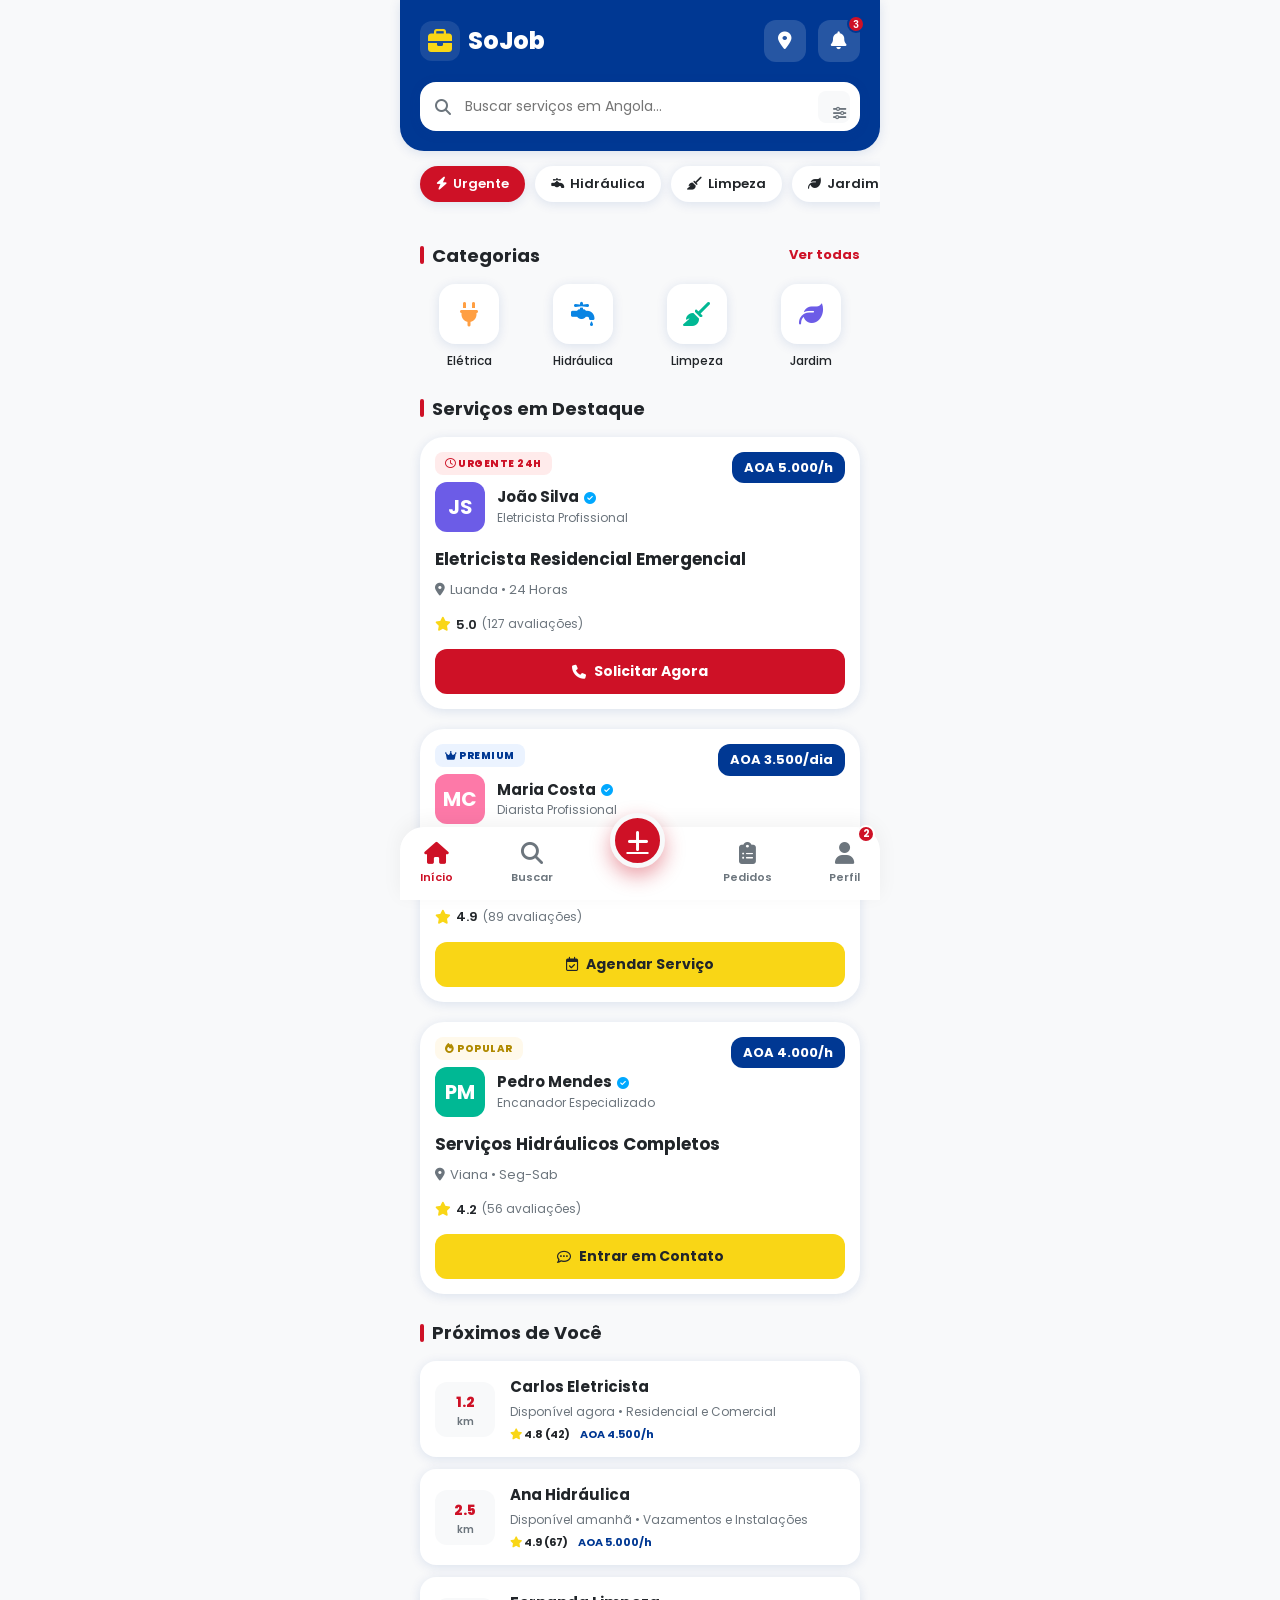
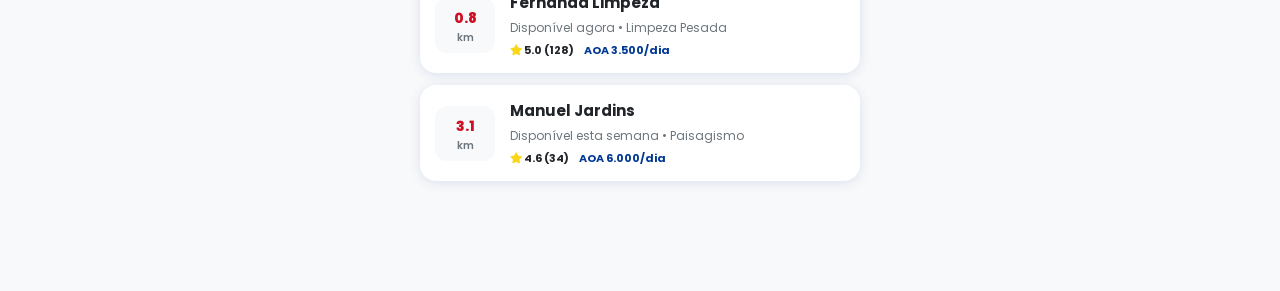
<file: index.html>
<!DOCTYPE html>
<html lang="pt">
<head>
    <meta charset="UTF-8">
    <meta name="viewport" content="width=device-width, initial-scale=1.0, maximum-scale=1.0, user-scalable=no">
    <meta name="theme-color" content="#003893">
    <meta name="apple-mobile-web-app-capable" content="yes">
    <meta name="apple-mobile-web-app-status-bar-style" content="black-translucent">
    <title>SoJob - Serviços em Angola</title>
    <link href="https://fonts.googleapis.com/css2?family=Poppins:wght@300;400;500;600;700;800&display=swap" rel="stylesheet">
    <link rel="stylesheet" href="https://cdnjs.cloudflare.com/ajax/libs/font-awesome/6.4.0/css/all.min.css">
    <style>
        :root {
            --vermelho: #CE1126;
            --azul: #003893;
            --amarelo: #F9D616;
            --amarelo-claro: #FFE55C;
            --vermelho-escuro: #A00E1E;
            --azul-escuro: #002A6E;
            --branco: #FFFFFF;
            --cinza-claro: #F8F9FA;
            --cinza: #E9ECEF;
            --texto: #212529;
            --texto-secundario: #6C757D;
            --sombra: 0 2px 12px rgba(0, 56, 147, 0.12);
            --sombra-hover: 0 8px 25px rgba(206, 17, 38, 0.2);
            --radius-sm: 8px;
            --radius-md: 12px;
            --radius-lg: 16px;
            --radius-xl: 24px;
            --radius-full: 9999px;
            --safe-top: env(safe-area-inset-top);
            --safe-bottom: env(safe-area-inset-bottom);
        }

        * {
            margin: 0;
            padding: 0;
            box-sizing: border-box;
            -webkit-tap-highlight-color: transparent;
        }

        html {
            scroll-behavior: smooth;
        }

        body {
            font-family: 'Poppins', -apple-system, BlinkMacSystemFont, sans-serif;
            background: var(--cinza-claro);
            color: var(--texto);
            line-height: 1.5;
            overflow-x: hidden;
            -webkit-font-smoothing: antialiased;
            padding-bottom: calc(80px + var(--safe-bottom));
        }

        #app {
            max-width: 480px;
            margin: 0 auto;
            min-height: 100vh;
            background: var(--cinza-claro);
            position: relative;
        }

        /* Header */
        .app-header {
            background: var(--azul);
            color: var(--branco);
            padding: calc(20px + var(--safe-top)) 20px 20px;
            border-bottom-left-radius: var(--radius-xl);
            border-bottom-right-radius: var(--radius-xl);
            position: sticky;
            top: 0;
            z-index: 100;
            box-shadow: var(--sombra);
        }

        .header-top {
            display: flex;
            justify-content: space-between;
            align-items: center;
            margin-bottom: 20px;
        }

        .logo {
            font-size: 24px;
            font-weight: 800;
            display: flex;
            align-items: center;
            gap: 8px;
        }

        .logo i {
            color: var(--amarelo);
            background: rgba(255,255,255,0.1);
            padding: 8px;
            border-radius: var(--radius-md);
        }

        .header-actions {
            display: flex;
            gap: 12px;
        }

        .icon-btn {
            background: rgba(255,255,255,0.15);
            border: none;
            color: var(--branco);
            width: 42px;
            height: 42px;
            border-radius: var(--radius-md);
            display: flex;
            align-items: center;
            justify-content: center;
            font-size: 18px;
            cursor: pointer;
            position: relative;
            transition: 0.3s;
        }

        .badge {
            position: absolute;
            top: -5px;
            right: -5px;
            background: var(--vermelho);
            color: var(--branco);
            font-size: 10px;
            font-weight: 700;
            width: 18px;
            height: 18px;
            border-radius: 50%;
            display: flex;
            align-items: center;
            justify-content: center;
            border: 2px solid var(--azul);
        }

        /* Search Bar */
        .search-container {
            position: relative;
        }

        .search-bar {
            background: var(--branco);
            border-radius: var(--radius-lg);
            padding: 14px 15px 14px 45px;
            display: flex;
            align-items: center;
            box-shadow: var(--sombra);
        }

        .search-bar i {
            position: absolute;
            left: 15px;
            color: var(--texto-secundario);
        }

        .search-bar input {
            border: none;
            outline: none;
            width: 100%;
            font-family: inherit;
            font-size: 14px;
            color: var(--texto);
        }

        .filter-btn {
            position: absolute;
            right: 10px;
            background: var(--cinza-claro);
            border: none;
            width: 32px;
            height: 32px;
            border-radius: var(--radius-sm);
            color: var(--texto);
            cursor: pointer;
        }

        /* Categories */
        .section-title {
            padding: 25px 20px 15px;
            display: flex;
            justify-content: space-between;
            align-items: center;
        }

        .section-title h2 {
            font-size: 18px;
            font-weight: 700;
            color: var(--texto);
            position: relative;
            padding-left: 12px;
        }

        .section-title h2::before {
            content: '';
            position: absolute;
            left: 0;
            top: 50%;
            transform: translateY(-50%);
            width: 4px;
            height: 18px;
            background: var(--vermelho);
            border-radius: var(--radius-full);
        }

        .categories-grid {
            display: grid;
            grid-template-columns: repeat(4, 1fr);
            gap: 15px;
            padding: 0 20px;
        }

        .category-item {
            display: flex;
            flex-direction: column;
            align-items: center;
            gap: 8px;
            cursor: pointer;
        }

        .category-icon {
            width: 60px;
            height: 60px;
            border-radius: var(--radius-lg);
            background: var(--branco);
            display: flex;
            align-items: center;
            justify-content: center;
            font-size: 24px;
            box-shadow: var(--sombra);
            transition: 0.3s;
        }

        .category-item:hover .category-icon {
            transform: translateY(-5px);
            background: var(--vermelho);
            color: var(--branco);
        }

        .category-item span {
            font-size: 12px;
            font-weight: 500;
            color: var(--texto);
        }

        /* Quick Filters */
        .quick-filters {
            display: flex;
            gap: 10px;
            padding: 15px 20px;
            overflow-x: auto;
            scrollbar-width: none;
        }

        .quick-filters::-webkit-scrollbar {
            display: none;
        }

        .filter-tag {
            padding: 8px 16px;
            background: var(--branco);
            border-radius: var(--radius-full);
            font-size: 13px;
            font-weight: 600;
            white-space: nowrap;
            box-shadow: var(--sombra);
            display: flex;
            align-items: center;
            gap: 6px;
            cursor: pointer;
        }

        .filter-tag.active {
            background: var(--vermelho);
            color: var(--branco);
        }

        /* Service Cards */
        .services-list {
            padding: 0 20px;
            display: flex;
            flex-direction: column;
            gap: 20px;
        }

        .service-card {
            background: var(--branco);
            border-radius: var(--radius-xl);
            padding: 15px;
            box-shadow: var(--sombra);
            position: relative;
            overflow: hidden;
            transition: 0.3s;
        }

        .service-card:hover {
            transform: scale(1.02);
        }

        .card-tag {
            position: absolute;
            top: 15px;
            left: 15px;
            padding: 4px 10px;
            border-radius: var(--radius-sm);
            font-size: 10px;
            font-weight: 800;
            text-transform: uppercase;
            letter-spacing: 0.5px;
        }

        .tag-urgent { background: #FFEBEB; color: var(--vermelho); }
        .tag-premium { background: #EBF3FF; color: var(--azul); }
        .tag-popular { background: #FFF9EB; color: #B08A00; }

        .price-tag {
            position: absolute;
            top: 15px;
            right: 15px;
            background: var(--azul);
            color: var(--branco);
            padding: 6px 12px;
            border-radius: var(--radius-md);
            font-size: 13px;
            font-weight: 700;
        }

        .card-header {
            display: flex;
            align-items: center;
            gap: 12px;
            margin-top: 30px;
            margin-bottom: 15px;
        }

        .avatar {
            width: 50px;
            height: 50px;
            border-radius: var(--radius-md);
            background: var(--cinza);
            display: flex;
            align-items: center;
            justify-content: center;
            font-weight: 700;
            color: var(--branco);
            font-size: 20px;
        }

        .provider-info h4 {
            font-size: 15px;
            font-weight: 700;
            display: flex;
            align-items: center;
            gap: 5px;
        }

        .verified { color: #00A8FF; font-size: 12px; }

        .provider-info p {
            font-size: 12px;
            color: var(--texto-secundario);
        }

        .card-body h3 {
            font-size: 17px;
            font-weight: 700;
            margin-bottom: 8px;
            color: var(--texto);
        }

        .location {
            display: flex;
            align-items: center;
            gap: 5px;
            font-size: 13px;
            color: var(--texto-secundario);
            margin-bottom: 15px;
        }

        .rating {
            display: flex;
            align-items: center;
            gap: 5px;
            margin-bottom: 15px;
        }

        .rating i { color: var(--amarelo); font-size: 14px; }
        .rating span { font-size: 13px; font-weight: 600; }
        .rating count { font-size: 12px; color: var(--texto-secundario); }

        .card-footer {
            display: flex;
            gap: 10px;
        }

        .btn {
            flex: 1;
            padding: 12px;
            border-radius: var(--radius-md);
            border: none;
            font-family: inherit;
            font-size: 14px;
            font-weight: 700;
            cursor: pointer;
            transition: 0.3s;
            display: flex;
            align-items: center;
            justify-content: center;
            gap: 8px;
        }

        .btn-primary { background: var(--vermelho); color: var(--branco); }
        .btn-primary:hover { background: var(--vermelho-escuro); box-shadow: var(--sombra-hover); }
        .btn-outline { background: var(--amarelo); color: var(--texto); }

        /* Nearby Section */
        .nearby-list {
            padding: 0 20px;
            margin-bottom: 30px;
        }

        .nearby-item {
            background: var(--branco);
            padding: 15px;
            border-radius: var(--radius-lg);
            margin-bottom: 12px;
            display: flex;
            align-items: center;
            gap: 15px;
            box-shadow: var(--sombra);
        }

        .dist-badge {
            background: var(--cinza-claro);
            padding: 8px;
            border-radius: var(--radius-md);
            text-align: center;
            min-width: 60px;
        }

        .dist-badge span { font-size: 14px; font-weight: 800; color: var(--vermelho); }
        .dist-badge p { font-size: 10px; font-weight: 600; color: var(--texto-secundario); }

        .nearby-info h3 { font-size: 15px; margin-bottom: 4px; }
        .nearby-info p { font-size: 12px; color: var(--texto-secundario); }

        /* Bottom Nav */
        .bottom-nav {
            position: fixed;
            bottom: 0;
            left: 50%;
            transform: translateX(-50%);
            width: 100%;
            max-width: 480px;
            background: var(--branco);
            padding: 15px 20px calc(15px + var(--safe-bottom));
            display: flex;
            justify-content: space-between;
            align-items: center;
            box-shadow: 0 -5px 20px rgba(0,0,0,0.05);
            z-index: 1000;
            border-top-left-radius: var(--radius-xl);
            border-top-right-radius: var(--radius-xl);
        }

        .nav-item {
            display: flex;
            flex-direction: column;
            align-items: center;
            gap: 5px;
            color: var(--texto-secundario);
            text-decoration: none;
            font-size: 11px;
            font-weight: 600;
            transition: 0.3s;
        }

        .nav-item i { font-size: 22px; }
        .nav-item.active { color: var(--vermelho); }

        .nav-center {
            background: var(--vermelho);
            width: 55px;
            height: 55px;
            border-radius: 50%;
            display: flex;
            align-items: center;
            justify-content: center;
            color: var(--branco);
            font-size: 24px;
            margin-top: -45px;
            box-shadow: 0 8px 20px rgba(206, 17, 38, 0.4);
            border: 5px solid var(--cinza-claro);
        }
    </style>
</head>
<body>
    <div id="app">
        <!-- Header -->
        <header class="app-header">
            <div class="header-top">
                <div class="logo">
                    <i class="fas fa-briefcase"></i>
                    <span>SoJob</span>
                </div>
                <div class="header-actions">
                    <button class="icon-btn">
                        <i class="fas fa-location-dot"></i>
                    </button>
                    <button class="icon-btn">
                        <i class="fas fa-bell"></i>
                        <span class="badge">3</span>
                    </button>
                </div>
            </div>
            <div class="search-container">
                <div class="search-bar">
                    <i class="fas fa-search"></i>
                    <input type="text" placeholder="Buscar serviços em Angola...">
                    <button class="filter-btn">
                        <i class="fas fa-sliders"></i>
                    </button>
                </div>
            </div>
        </header>

        <!-- Quick Filters -->
        <div class="quick-filters">
            <div class="filter-tag active">
                <i class="fas fa-bolt"></i> Urgente
            </div>
            <div class="filter-tag">
                <i class="fas fa-faucet"></i> Hidráulica
            </div>
            <div class="filter-tag">
                <i class="fas fa-broom"></i> Limpeza
            </div>
            <div class="filter-tag">
                <i class="fas fa-leaf"></i> Jardim
            </div>
            <div class="filter-tag">
                <i class="fas fa-paint-roller"></i> Pintura
            </div>
            <div class="filter-tag">
                <i class="fas fa-tools"></i> Reparos
            </div>
        </div>

        <!-- Categories -->
        <div class="section-title">
            <h2>Categorias</h2>
            <a href="#" style="font-size: 13px; color: var(--vermelho); font-weight: 700; text-decoration: none;">Ver todas</a>
        </div>
        <div class="categories-grid">
            <div class="category-item">
                <div class="category-icon" style="color: #FF9F43;"><i class="fas fa-plug"></i></div>
                <span>Elétrica</span>
            </div>
            <div class="category-item">
                <div class="category-icon" style="color: #0984E3;"><i class="fas fa-faucet-drip"></i></div>
                <span>Hidráulica</span>
            </div>
            <div class="category-item">
                <div class="category-icon" style="color: #00B894;"><i class="fas fa-broom"></i></div>
                <span>Limpeza</span>
            </div>
            <div class="category-item">
                <div class="category-icon" style="color: #6C5CE7;"><i class="fas fa-leaf"></i></div>
                <span>Jardim</span>
            </div>
        </div>

        <!-- Featured Services -->
        <div class="section-title">
            <h2>Serviços em Destaque</h2>
        </div>
        <div class="services-list">
            <!-- Card 1 -->
            <div class="service-card">
                <div class="card-tag tag-urgent"><i class="far fa-clock"></i> Urgente 24h</div>
                <div class="price-tag">AOA 5.000/h</div>
                <div class="card-header">
                    <div class="avatar" style="background: #6C5CE7;">JS</div>
                    <div class="provider-info">
                        <h4>João Silva <i class="fas fa-check-circle verified"></i></h4>
                        <p>Eletricista Profissional</p>
                    </div>
                </div>
                <div class="card-body">
                    <h3>Eletricista Residencial Emergencial</h3>
                    <div class="location">
                        <i class="fas fa-location-dot"></i> Luanda • 24 Horas
                    </div>
                    <div class="rating">
                        <i class="fas fa-star"></i>
                        <span>5.0</span>
                        <count>(127 avaliações)</count>
                    </div>
                </div>
                <div class="card-footer">
                    <button class="btn btn-primary">
                        <i class="fas fa-phone"></i> Solicitar Agora
                    </button>
                </div>
            </div>

            <!-- Card 2 -->
            <div class="service-card">
                <div class="card-tag tag-premium"><i class="fas fa-crown"></i> Premium</div>
                <div class="price-tag">AOA 3.500/dia</div>
                <div class="card-header">
                    <div class="avatar" style="background: #FD79A8;">MC</div>
                    <div class="provider-info">
                        <h4>Maria Costa <i class="fas fa-check-circle verified"></i></h4>
                        <p>Diarista Profissional</p>
                    </div>
                </div>
                <div class="card-body">
                    <h3>Limpeza Residencial Premium</h3>
                    <div class="location">
                        <i class="fas fa-location-dot"></i> Talatona • Disponível
                    </div>
                    <div class="rating">
                        <i class="fas fa-star"></i>
                        <span>4.9</span>
                        <count>(89 avaliações)</count>
                    </div>
                </div>
                <div class="card-footer">
                    <button class="btn btn-outline">
                        <i class="far fa-calendar-check"></i> Agendar Serviço
                    </button>
                </div>
            </div>

            <!-- Card 3 -->
            <div class="service-card">
                <div class="card-tag tag-popular"><i class="fas fa-fire"></i> Popular</div>
                <div class="price-tag">AOA 4.000/h</div>
                <div class="card-header">
                    <div class="avatar" style="background: #00B894;">PM</div>
                    <div class="provider-info">
                        <h4>Pedro Mendes <i class="fas fa-check-circle verified"></i></h4>
                        <p>Encanador Especializado</p>
                    </div>
                </div>
                <div class="card-body">
                    <h3>Serviços Hidráulicos Completos</h3>
                    <div class="location">
                        <i class="fas fa-location-dot"></i> Viana • Seg-Sab
                    </div>
                    <div class="rating">
                        <i class="fas fa-star"></i>
                        <span>4.2</span>
                        <count>(56 avaliações)</count>
                    </div>
                </div>
                <div class="card-footer">
                    <button class="btn btn-outline">
                        <i class="far fa-comment-dots"></i> Entrar em Contato
                    </button>
                </div>
            </div>
        </div>

        <!-- Nearby Section -->
        <div class="section-title">
            <h2>Próximos de Você</h2>
        </div>
        <div class="nearby-list">
            <div class="nearby-item">
                <div class="dist-badge">
                    <span>1.2</span>
                    <p>km</p>
                </div>
                <div class="nearby-info">
                    <h3>Carlos Eletricista</h3>
                    <p>Disponível agora • Residencial e Comercial</p>
                    <div style="display: flex; gap: 10px; margin-top: 5px;">
                        <span style="font-size: 11px; font-weight: 700;"><i class="fas fa-star" style="color: var(--amarelo);"></i> 4.8 (42)</span>
                        <span style="font-size: 11px; font-weight: 700; color: var(--azul);">AOA 4.500/h</span>
                    </div>
                </div>
            </div>

            <div class="nearby-item">
                <div class="dist-badge">
                    <span>2.5</span>
                    <p>km</p>
                </div>
                <div class="nearby-info">
                    <h3>Ana Hidráulica</h3>
                    <p>Disponível amanhã • Vazamentos e Instalações</p>
                    <div style="display: flex; gap: 10px; margin-top: 5px;">
                        <span style="font-size: 11px; font-weight: 700;"><i class="fas fa-star" style="color: var(--amarelo);"></i> 4.9 (67)</span>
                        <span style="font-size: 11px; font-weight: 700; color: var(--azul);">AOA 5.000/h</span>
                    </div>
                </div>
            </div>

            <div class="nearby-item">
                <div class="dist-badge">
                    <span>0.8</span>
                    <p>km</p>
                </div>
                <div class="nearby-info">
                    <h3>Fernanda Limpeza</h3>
                    <p>Disponível agora • Limpeza Pesada</p>
                    <div style="display: flex; gap: 10px; margin-top: 5px;">
                        <span style="font-size: 11px; font-weight: 700;"><i class="fas fa-star" style="color: var(--amarelo);"></i> 5.0 (128)</span>
                        <span style="font-size: 11px; font-weight: 700; color: var(--azul);">AOA 3.500/dia</span>
                    </div>
                </div>
            </div>

            <div class="nearby-item">
                <div class="dist-badge">
                    <span>3.1</span>
                    <p>km</p>
                </div>
                <div class="nearby-info">
                    <h3>Manuel Jardins</h3>
                    <p>Disponível esta semana • Paisagismo</p>
                    <div style="display: flex; gap: 10px; margin-top: 5px;">
                        <span style="font-size: 11px; font-weight: 700;"><i class="fas fa-star" style="color: var(--amarelo);"></i> 4.6 (34)</span>
                        <span style="font-size: 11px; font-weight: 700; color: var(--azul);">AOA 6.000/dia</span>
                    </div>
                </div>
            </div>
        </div>

        <!-- Bottom Nav -->
        <nav class="bottom-nav">
            <a href="#" class="nav-item active">
                <i class="fas fa-home"></i>
                <span>Início</span>
            </a>
            <a href="#" class="nav-item">
                <i class="fas fa-magnifying-glass"></i>
                <span>Buscar</span>
            </a>
            <a href="#" class="nav-center">
                <i class="fas fa-plus"></i>
            </a>
            <a href="#" class="nav-item">
                <i class="fas fa-clipboard-list"></i>
                <span>Pedidos</span>
                <span class="badge" style="top: -2px; right: 5px; border-color: var(--branco);">2</span>
            </a>
            <a href="#" class="nav-item">
                <i class="fas fa-user"></i>
                <span>Perfil</span>
            </a>
        </nav>
    </div>
</body> </html>
</file>
